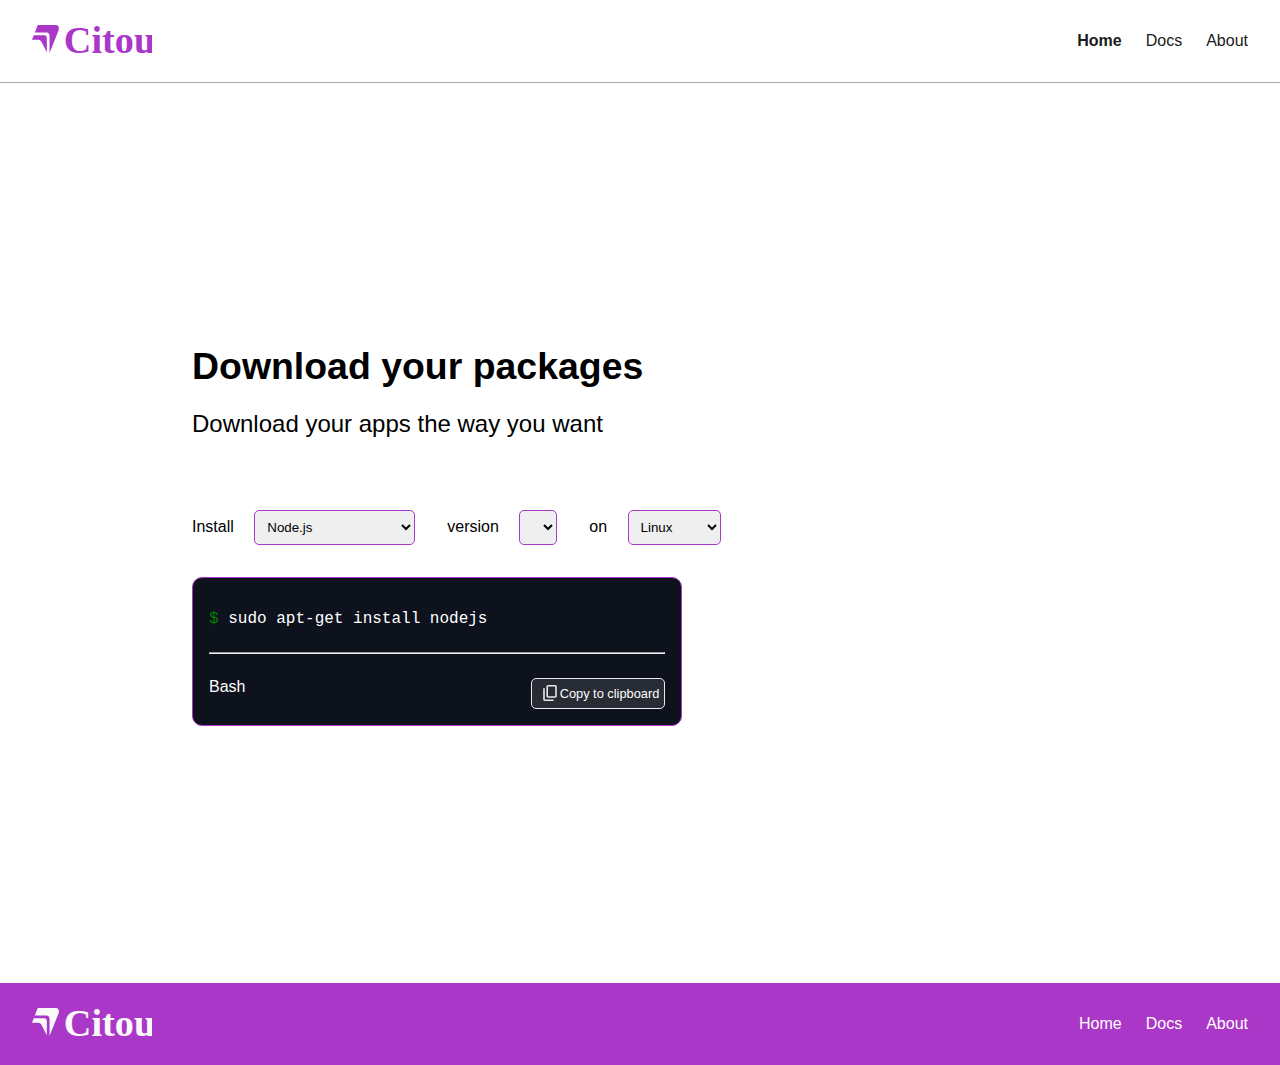
<file: citou/index.html>
<!DOCTYPE html>
<html lang="en">

<head>
  <meta charset="UTF-8">
  <meta name="viewport" content="width=device-width, initial-scale=1.0">
  <link rel="stylesheet" href="app.css">
  <title>Latest version of packages/apps</title>
</head>

<body>
  <header>
    <div class="logo header">
      <img src="./images/citou_purple.svg" alt="">
    </div>
    <nav>
      <ul>
        <li><a href="#main_section" class="selected">Home</a></li>
        <li><a href="#">Docs</a></li>
        <li><a href="#">About</a></li>
      </ul>
    </nav>
  </header>
  <main>
    <section id="hero_section">
      <h3>Download your packages</h3>
      <p>Download your apps the way you want</p>
    </section>
    <section id="main_section">
      <div id="dropdown">
        <div id="package">
          <label for="app">Install </label>
          <select name="packages" id="packages">
            <option value="nodejs">Node.js</option>
            <option value="neovim">Neovim</option>
            <option value="python">Python</option>
            <option value="docker">Docker</option>
            <option value="git">Git</option>
            <option value="nginx">Nginx</option>
            <option value="postgresql">PostgreSQL</option>
            <option value="vscode">Visual Studio Code</option>
            <option value="go">Go (Golang)</option>
            <option value="java">Java (OpenJDK)</option>
            <option value="ruby">Ruby</option>
            <option value="mysql">MySQL</option>
            <option value="redis">Redis</option>
            <option value="mongodb">MongoDB</option>
            <option value="php">PHP</option>
            <option value="perl">Perl</option>
            <option value="rust">Rust</option>
            <option value="kubernetes">Kubernetes (kubectl)</option>
            <option value="ansible">Ansible</option>
            <option value="terraform">Terraform</option>
          </select>
        </div>
        <div id="version">
          <label for="version">version </label>
          <select name="version" id="version">
          </select>
        </div>
        <div id="app">
          <label for="os">on </label>
          <select id="os">
            <option value="linux">Linux</option>
            <option value="windows">Windows</option>
            <option value="mac">Mac</option>
          </select>
        </div>
      </div>
      <div id="command">
        <div id="command_output">
          <div>
            <pre><span style="color: green">$</span> <span id="executable">sudo apt-get install nodejs</span></pre>
          </div>
        </div>
        <hr>
        <div id="description">
          <span>Bash</span>
          <button id="copy-btn">
            <img src="images/copy.svg" alt="">
            <label for="">Copy to clipboard</label>
          </button>

        </div>
      </div>
    </section>
  </main>
  <footer>
    <div class="logo footer">
      <img src="./images/citou_white.svg" alt="">
    </div>
    <nav>
      <ul>
        <li><a href="#main_section">Home</a></li>
        <li><a href="#">Docs</a></li>
        <li><a href="#">About</a></li>
      </ul>
    </nav>
  </footer>
</body>
<script src="index.js" defer>
</script>

</html>
</file>
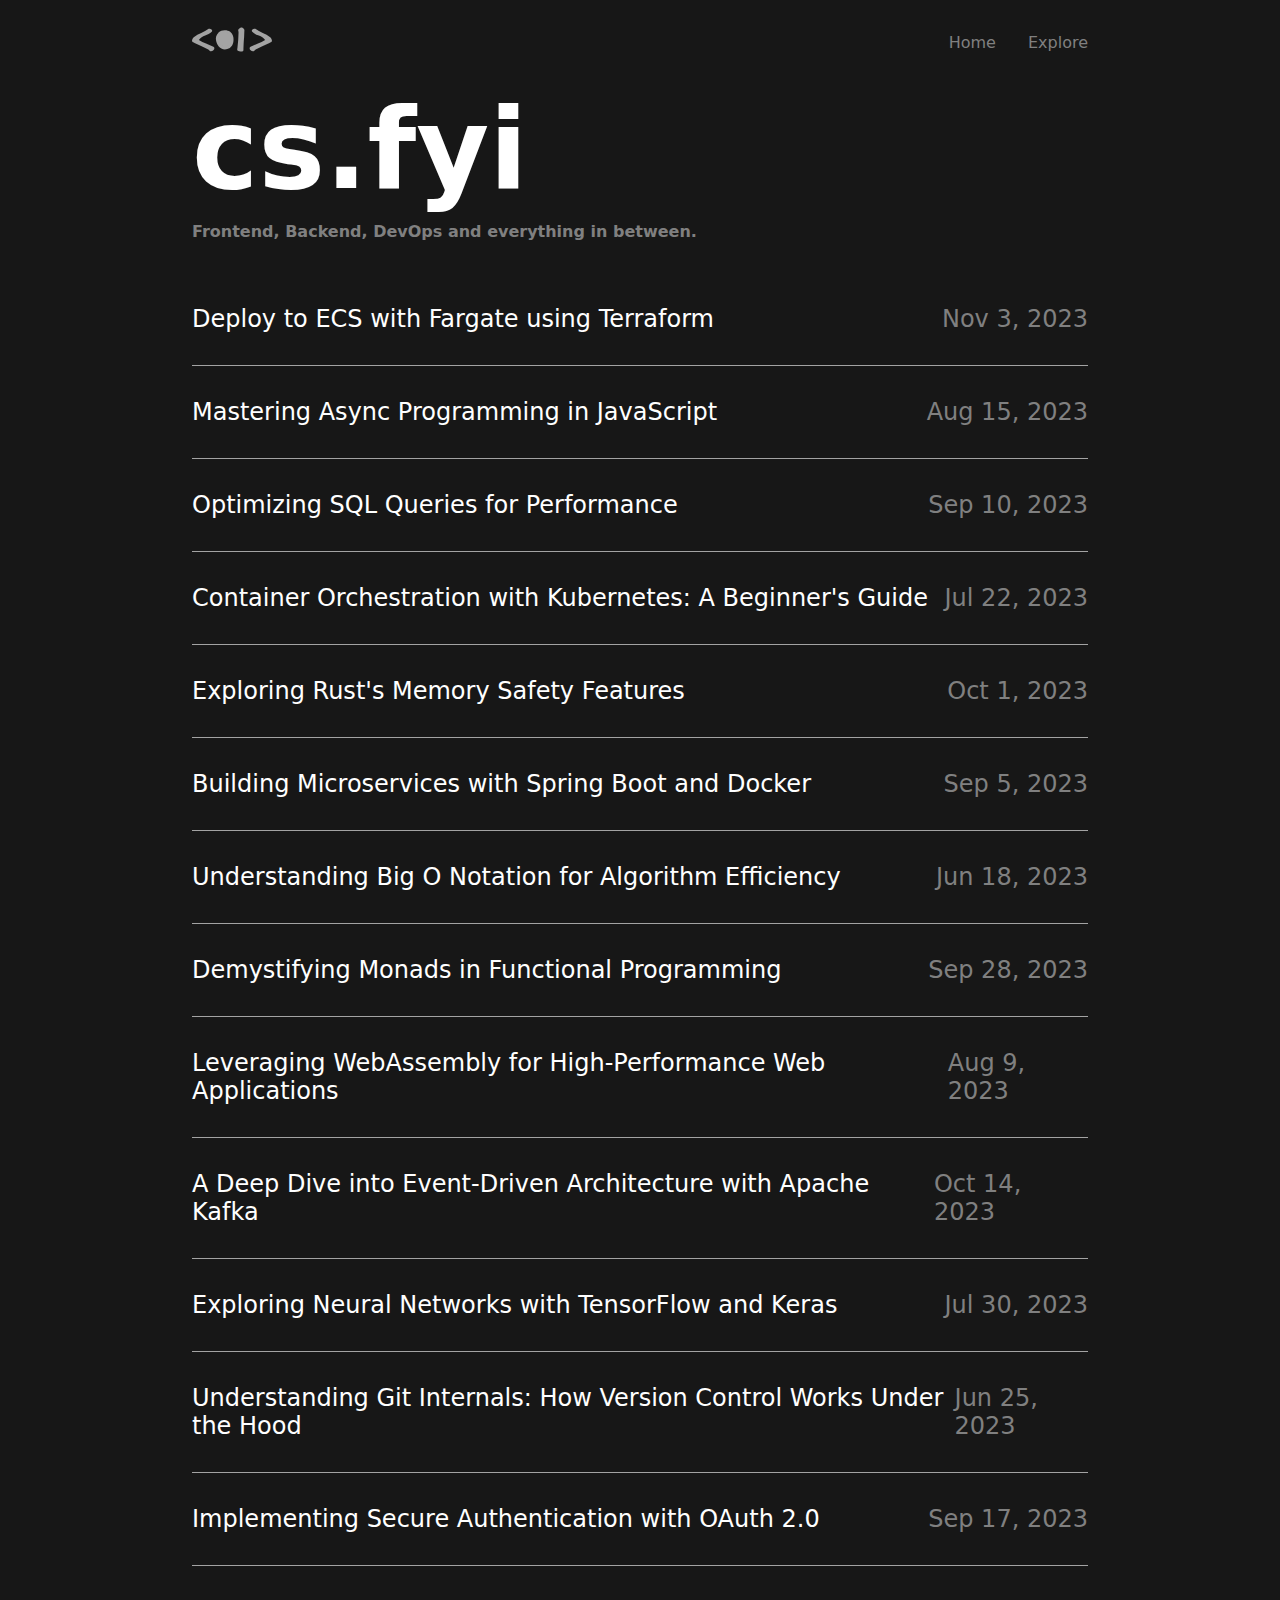
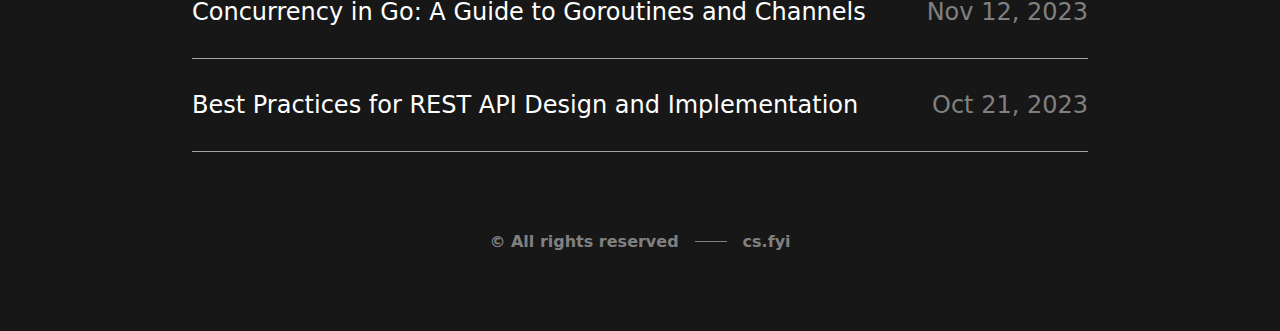
<file: csfyi/index.html>
<!DOCTYPE html>
<html lang="en">

<head>
  <meta charset="UTF-8">
  <meta name="viewport" content="width=device-width, initial-scale=1">
  <title>Computer science blog</title>
  <link href="css/style.css" rel="stylesheet">
</head>

<body>
  <header>
    <div id="logo">
      <img src="assets/logo.svg" alt="Logo">
    </div>
    <nav>
      <ul>
        <li>Home</li>
        <li>Explore</li>
      </ul>
    </nav>
  </header>
  <main>
    <section id="top_section">
      <h1>cs.fyi</h1>
      <p>Frontend, Backend, DevOps and everything in between.</p>
    </section>
    <section id="article_list">

      <div class="article">
        <span class="title"><a href="#">Deploy to ECS with Fargate using Terraform</a></span>
        <span class="date">Nov 3, 2023</span>
      </div>

      <div class="article">
        <span class="title"><a href="#">Mastering Async Programming in JavaScript</a></span>
        <span class="date">Aug 15, 2023</span>
      </div>

      <div class="article">
        <span class="title"><a href="#">Optimizing SQL Queries for Performance</a></span>
        <span class="date">Sep 10, 2023</span>
      </div>

      <div class="article">
        <span class="title"><a href="#">Container Orchestration with Kubernetes: A Beginner's Guide</a></span>
        <span class="date">Jul 22, 2023</span>
      </div>

      <div class="article">
        <span class="title"><a href="#">Exploring Rust's Memory Safety Features</a></span>
        <span class="date">Oct 1, 2023</span>
      </div>

      <div class="article">
        <span class="title"><a href="#">Building Microservices with Spring Boot and Docker</a></span>
        <span class="date">Sep 5, 2023</span>
      </div>

      <div class="article">
        <span class="title"><a href="#">Understanding Big O Notation for Algorithm Efficiency</a></span>
        <span class="date">Jun 18, 2023</span>
      </div>

      <div class="article">
        <span class="title"><a href="#">Demystifying Monads in Functional Programming</a></span>
        <span class="date">Sep 28, 2023</span>
      </div>

      <div class="article">
        <span class="title"><a href="#">Leveraging WebAssembly for High-Performance Web Applications</a></span>
        <span class="date">Aug 9, 2023</span>
      </div>

      <div class="article">
        <span class="title"><a href="#">A Deep Dive into Event-Driven Architecture with Apache Kafka</a></span>
        <span class="date">Oct 14, 2023</span>
      </div>

      <div class="article">
        <span class="title"><a href="#">Exploring Neural Networks with TensorFlow and Keras</a></span>
        <span class="date">Jul 30, 2023</span>
      </div>

      <div class="article">
        <span class="title"><a href="#">Understanding Git Internals: How Version Control Works Under the Hood</a></span>
        <span class="date">Jun 25, 2023</span>
      </div>

      <div class="article">
        <span class="title"><a href="#">Implementing Secure Authentication with OAuth 2.0</a></span>
        <span class="date">Sep 17, 2023</span>
      </div>

      <div class="article">
        <span class="title"><a href="#">Concurrency in Go: A Guide to Goroutines and Channels</a></span>
        <span class="date">Nov 12, 2023</span>
      </div>

      <div class="article">
        <span class="title"><a href="#">Best Practices for REST API Design and Implementation</a></span>
        <span class="date">Oct 21, 2023</span>
      </div>
    </section>
  </main>
  <footer>
    <p>© All rights reserved
    <div id="separator"></div>cs.fyi</p>
  </footer>
</body>

</html>
</file>
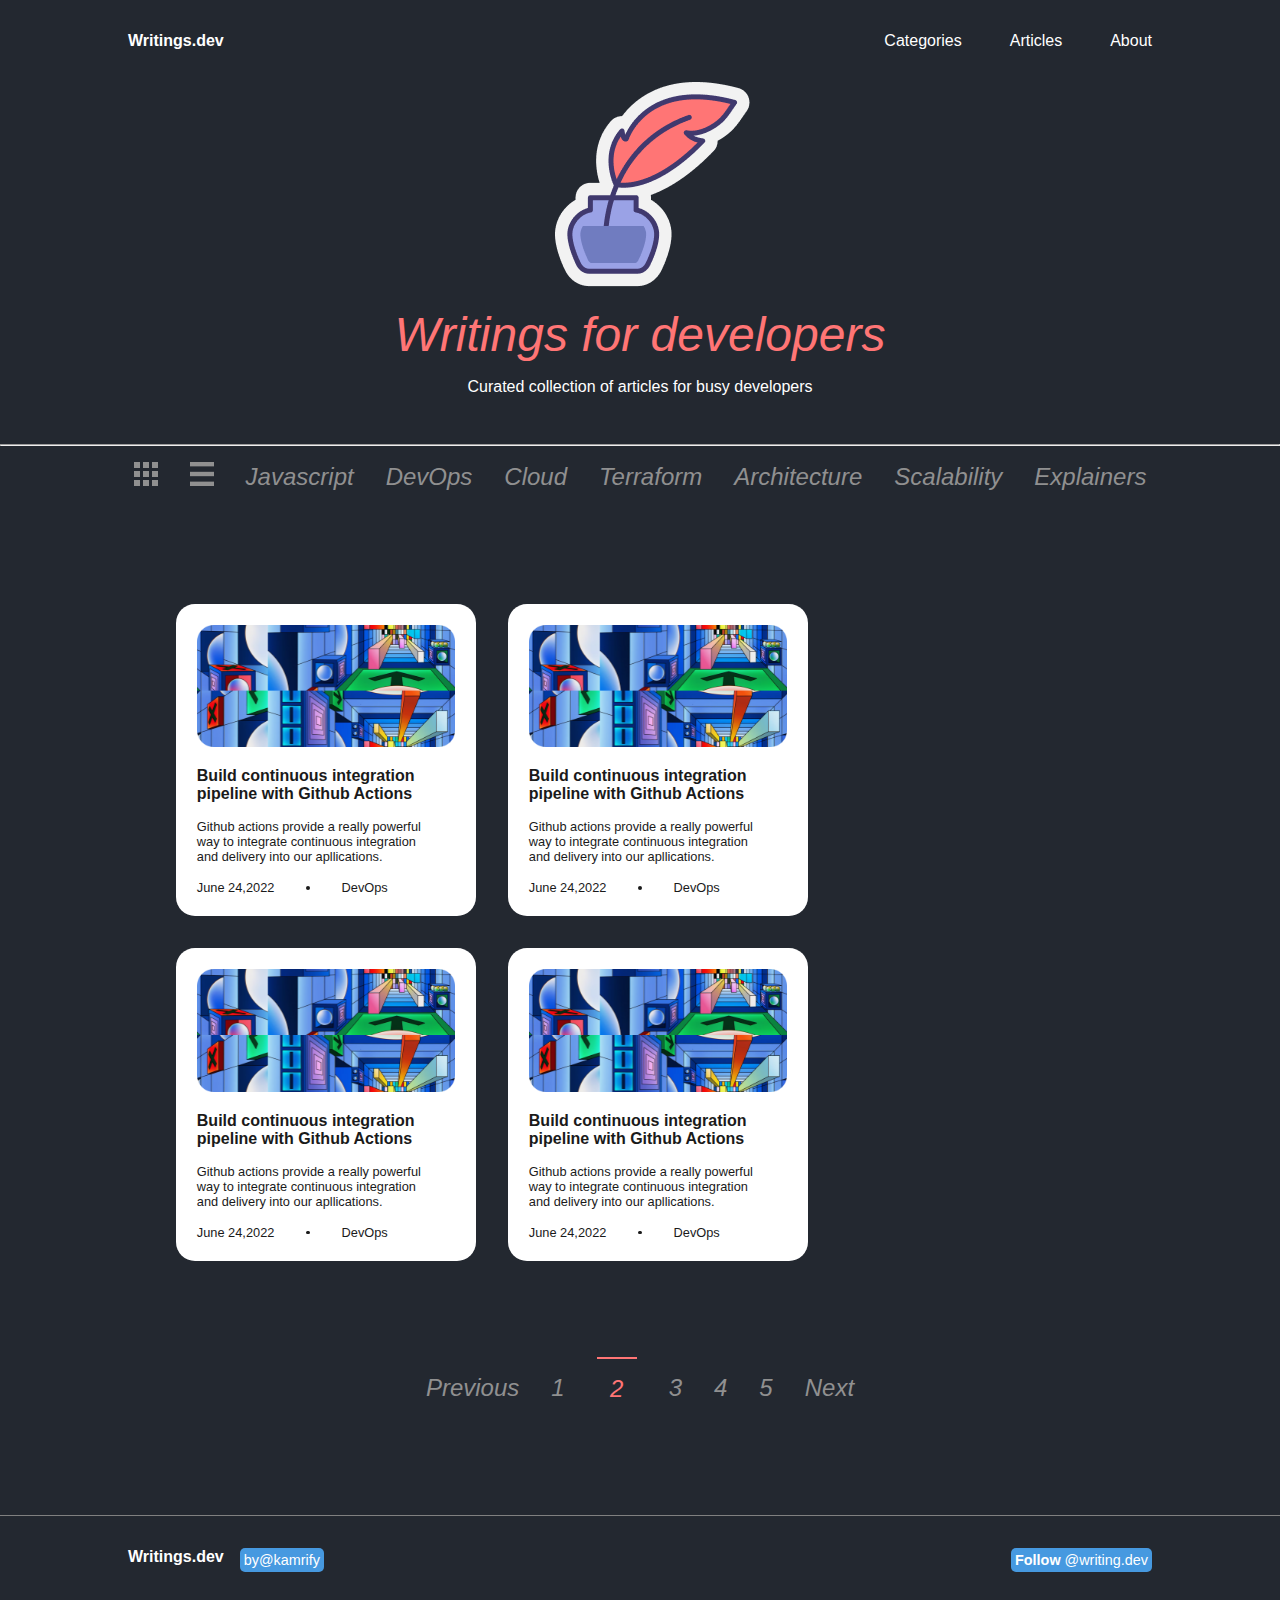
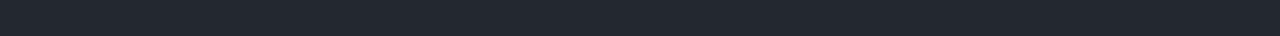
<file: writing/index.html>
<!DOCTYPE html>
<html lang="en">

<head>
  <meta charset="UTF-8">
  <meta name="viewport" content="width=device-width, initial-scale=1">
  <title></title>
  <link rel="stylesheet" href="https://cdnjs.cloudflare.com/ajax/libs/font-awesome/6.6.0/css/all.min.css"
    integrity="sha512-Kc323vGBEqzTmouAECnVceyQqyqdsSiqLQISBL29aUW4U/M7pSPA/gEUZQqv1cwx4OnYxTxve5UMg5GT6L4JJg=="
    crossorigin="anonymous" referrerpolicy="no-referrer" />
  <link href="style.css" rel="stylesheet">
</head>

<body>
  <header>
    <h4>Writings.dev</h4>
    <nav>
      <ul>
        <li>Categories</li>
        <li>Articles</li>
        <li>About</li>
      </ul>
    </nav>
  </header>
  <section id="top_section">
    <div id="top_section_image">
      <img src="assets/Logo.png" alt="Main logo">
    </div>
    <h1>Writings for developers</h1>
    <p>Curated collection of articles for busy developers</p>
  </section>
  <hr>
  <div class="filters lettered">
    <span>
      <img src="assets/g45.png" alt="">
    </span>
    <span>
      <img src="assets/writing_g46.png" alt="">
    </span>
    <span>Javascript</span>
    <span>DevOps</span>
    <span>Cloud</span>
    <span>Terraform</span>
    <span>Architecture</span>
    <span>Scalability</span>
    <span>Explainers</span>
  </div>
  <main>
    <div class="card">
      <div class="image">
        <img src="assets/writing_rect5.png" alt="">
      </div>
      <div class="description">
        <h4>Build continuous integration pipeline with Github Actions</h4>
        <p>
          Github actions provide a really powerful way to integrate continuous integration and delivery into our
          apllications.
        </p>
        <div class="detail">
          <span class="date">June 24,2022</span>
          <span class="separator"></span>
          <span class="category">DevOps</span>
        </div>
      </div>

    </div>
    <div class="card">
      <div class="image">
        <img src="assets/writing_rect5.png" alt="">
      </div>
      <div class="description">
        <h4>Build continuous integration pipeline with Github Actions</h4>
        <p>
          Github actions provide a really powerful way to integrate continuous integration and delivery into our
          apllications.
        </p>
        <div class="detail">
          <span class="date">June 24,2022</span>
          <span class="separator"></span>
          <span class="category">DevOps</span>
        </div>
      </div>

    </div>
    <div class="card">
      <div class="image">
        <img src="assets/writing_rect5.png" alt="">
      </div>
      <div class="description">
        <h4>Build continuous integration pipeline with Github Actions</h4>
        <p>
          Github actions provide a really powerful way to integrate continuous integration and delivery into our
          apllications.
        </p>
        <div class="detail">
          <span class="date">June 24,2022</span>
          <span class="separator"></span>
          <span class="category">DevOps</span>
        </div>
      </div>

    </div>
    <div class="card">
      <div class="image">
        <img src="assets/writing_rect5.png" alt="">
      </div>
      <div class="description">
        <h4>Build continuous integration pipeline with Github Actions</h4>
        <p>
          Github actions provide a really powerful way to integrate continuous integration and delivery into our
          apllications.
        </p>
        <div class="detail">
          <span class="date">June 24,2022</span>
          <span class="separator"></span>
          <span class="category">DevOps</span>
        </div>
      </div>

    </div>
  </main>
  <section class="filters numbered">
    <span>Previous</span>
    <span>1</span>
    <span class="selected">2</span>
    <span>3</span>
    <span>4</span>
    <span>5</span>
    <span>Next</span>
  </section>

  <footer>
    <div id="logo">
      <h4>Writings.dev</h4>
      <div class="follow">by@kamrify</div>
    </div>
    <div class="follow"><i class="fa-brands fa-twitter"></i><span>Follow</span> @writing.dev</div>

  </footer>

</body>

</html>
</file>
<file: citou/app.css>
:root {
  --main-color: #ab37c8;
}

*,
*::before,
*::after {
  box-sizing: border-box;
}

body {
  margin: 0;
  padding: 0;
  min-height: 100vh;
  font-family: Roboto, sans-serif;
  font-size: 1rem;
  display: flex;
  flex-direction: column;
  justify-content: space-between;
  text-wrap: balance;
  align-items: center;
}

a {
  color: #1a1a1a;
  text-decoration: none;
}



ul {
  list-style-type: none;
  display: flex;
  align-items: center;
  gap: 1.5rem;
}

/* Header Section */
header {
  display: flex;
  justify-content: space-between;
  padding: 1rem 2rem;
  align-items: center;
  border-bottom: 1px solid #a8a8a8;
  flex-shrink: 0;
  width: 100%;

  a:hover {
    color: var(--main-color);
  }
}

.selected {
  font-weight: bold;
}

/* Main Content */
main {
  width: 70%;
  height: 100vh;
  margin: auto;
  display: flex;
  flex-direction: column;
  align-items: flex-start;
  justify-content: center;
}

#main_section {
  display: flex;
  flex-direction: column;
}

#hero_section {
  font-size: 2rem;
  margin-bottom: 3rem;
}

#hero_section p {
  font-size: 1.5rem;
  margin-top: -1rem;
}

/* Dropdown Section */
#dropdown {
  display: flex;
  align-items: center;
  gap: 1rem;
  margin-bottom: 2rem;
  flex-wrap: wrap;
}

select {
  outline: none;
  border: 1px solid var(--main-color);
  border-radius: 5px;
  padding: 0.5rem;
  margin: auto 1rem;
}

/* Command Output Section */
#command_output {
  overflow: auto;
}

#command {
  background-color: #0d121c;
  color: white;
  border: 1px solid var(--main-color);
  border-radius: 10px;
  width: 90%;
  padding: 1rem;
  margin-bottom: 2rem;
}

#description {
  padding: 1rem 0 0 0;
  display: flex;
  justify-content: space-between;
}

/* Button Styling */
button {
  background-color: #e8e8e820;
  border: none;
  cursor: pointer;
  display: flex;
  color: white;
  align-items: center;
  border: 1px solid #e8eaed;
  padding: 0.3rem;
  font-size: 0.8rem;
  border-radius: 5px;
}

button img {
  width: 20px;
  height: 20px;
  margin-left: 0.2rem;
}

button:hover {
  background-color: #e8e8e850;
  cursor: pointer;
}

/* Footer */
footer {
  background-color: var(--main-color);
  display: flex;
  justify-content: space-between;
  padding: 1rem 2rem;
  align-items: center;
  width: 100%;
}

footer a {
  color: white;
}

hr {
  width: 100%;
}
</file>
<file: csfyi/css/style.css>
:root {
  --main-color: #171717;
}

*,
*::before,
*::after {
  box-sizing: border-box;
  margin: 0;
  padding: 0;
}

html {
  background-color: var(--main-color);
  display: flex;
  align-items: center;
  justify-content: center;
  align-items: flex-start;
}

body {
  font-family: system-ui, -apple-system, BlinkMacSystemFont, 'Segoe UI', Roboto, Oxygen, Ubuntu, Cantarell, 'Open Sans', 'Helvetica Neue', sans-serif;
  color: gray;
  width: 70%;
  font-weight: 500;
}

h1,
.title {
  color: white;
}

a {
  color: white;
  text-decoration: none;
}

header {
  display: flex;
  justify-content: space-between;
  align-items: center;

  #logo img {
    width: 80px;
    height: 80px;
  }
}

header ul {
  list-style: none;
  display: flex;
  gap: 2rem;

  li {
    cursor: pointer;
  }
}

#top_section {
  margin-bottom: 2rem;

  h1 {
    font-size: 7rem;
    margin-bottom: .5rem;
  }

  p {
    font-weight: bold;
  }
}

.article {
  width: 100%;
  display: flex;
  justify-content: space-between;
  align-items: center;
  padding: 2rem 0;
  font-size: 1.5rem;
  border-bottom: 1px solid #a3a3a3;
}

.last {
  border: none;
}

footer {
  display: flex;
  align-items: center;
  justify-content: center;
  margin: 5rem;
  font-weight: bold;

}


#separator {
  width: 2rem;
  height: .1rem;
  background-color: gray;
  margin: 0 1rem;
}
</file>
<file: writing/style.css>
:root {
  --main-color: #232830;
  --accent-color: #ff7575;
}

* {
  box-sizing: border-box;
  margin: 0;
  padding: 0;
}

body {
  font-family: Poppins, sans-serif;
  background-color: var(--main-color);
  color: white;
  display: flex;
  flex-direction: column;
  align-items: center;
}


/* Header styling */

header {
  display: flex;
  align-items: center;
  justify-content: space-between;
  padding: 2rem 8rem;
  width: 100%;

  ul {
    display: flex;
    list-style-type: none;
    gap: 3rem;
    cursor: pointer;
  }
}


#top_section {
  display: flex;
  flex-direction: column;
  align-items: center;
  text-align: center;
  gap: 1rem;
  margin-bottom: 3rem;


  h1 {
    font-family: recursive, sans-serif;
    color: var(--accent-color);
    font-style: italic;
    font-size: 3rem;
    font-weight: 400;
  }

  #top_section_image {
    width: 170px;
  }


}

hr {
  width: 100%;
}

.filters {
  display: flex;
  gap: 2rem;
  align-items: center;
  justify-content: space-evenly;
  font-family: recursive, sans-serif;
  font-size: 1.5rem;
  font-style: italic;
  font-weight: 500;
  color: #909090;

  span {
    cursor: pointer;
    padding-top: 1rem;
  }

  .selected {
    width: 2.5rem;
    border-top: 2px solid var(--accent-color);
    color: var(--accent-color);
    display: flex;
    align-items: center;
    justify-content: center;
  }

}

.lettered {
  margin: 0 0 3rem 0;
}


.card {
  background-color: white;
  width: 300px;
  border-radius: 19px;
  display: flex;
  align-items: center;
  justify-content: center;
  flex-direction: column;
  gap: 1rem;
  color: #1a1A1A;
  padding: 1.3rem;

  .image {

    img {
      width: 100%;
    }
  }

  .description {
    display: flex;
    flex-direction: column;
    justify-content: space-between;
    align-items: flex-start;
    gap: 1rem;

    .detail {
      display: flex;
      justify-content: flex-start;
      align-items: center;
      width: 80%;
      gap: 2rem;
      font-size: .8rem;
    }

    .separator {
      width: .2rem;
      height: .2rem;
      background-color: #1a1a1a;
      border-radius: 100%;
    }

    p {
      font-size: .8rem;
      text-wrap: balance;
    }
  }
}

main {
  width: 80%;
  display: flex;
  flex-wrap: wrap;
  gap: 2rem;
  padding: 3rem;
  margin: 1rem;
}

footer {
  display: flex;
  padding: 2rem 8rem;
  width: 100%;
  justify-content: space-between;
  align-items: center;
  border-top: 1px solid gray;
  padding-bottom: 4rem;

  #logo {
    display: flex;

    .follow {
      margin-left: 1rem;
    }
  }

  .follow {
    background-color: #4699E0;
    padding: 4px;
    border-radius: 5px;
    font-size: .9rem;
    font-weight: 500;

    span {
      font-weight: bold;
    }
  }
}

.numbered {
  margin: 2rem 0 7rem 0;
}
</file>
